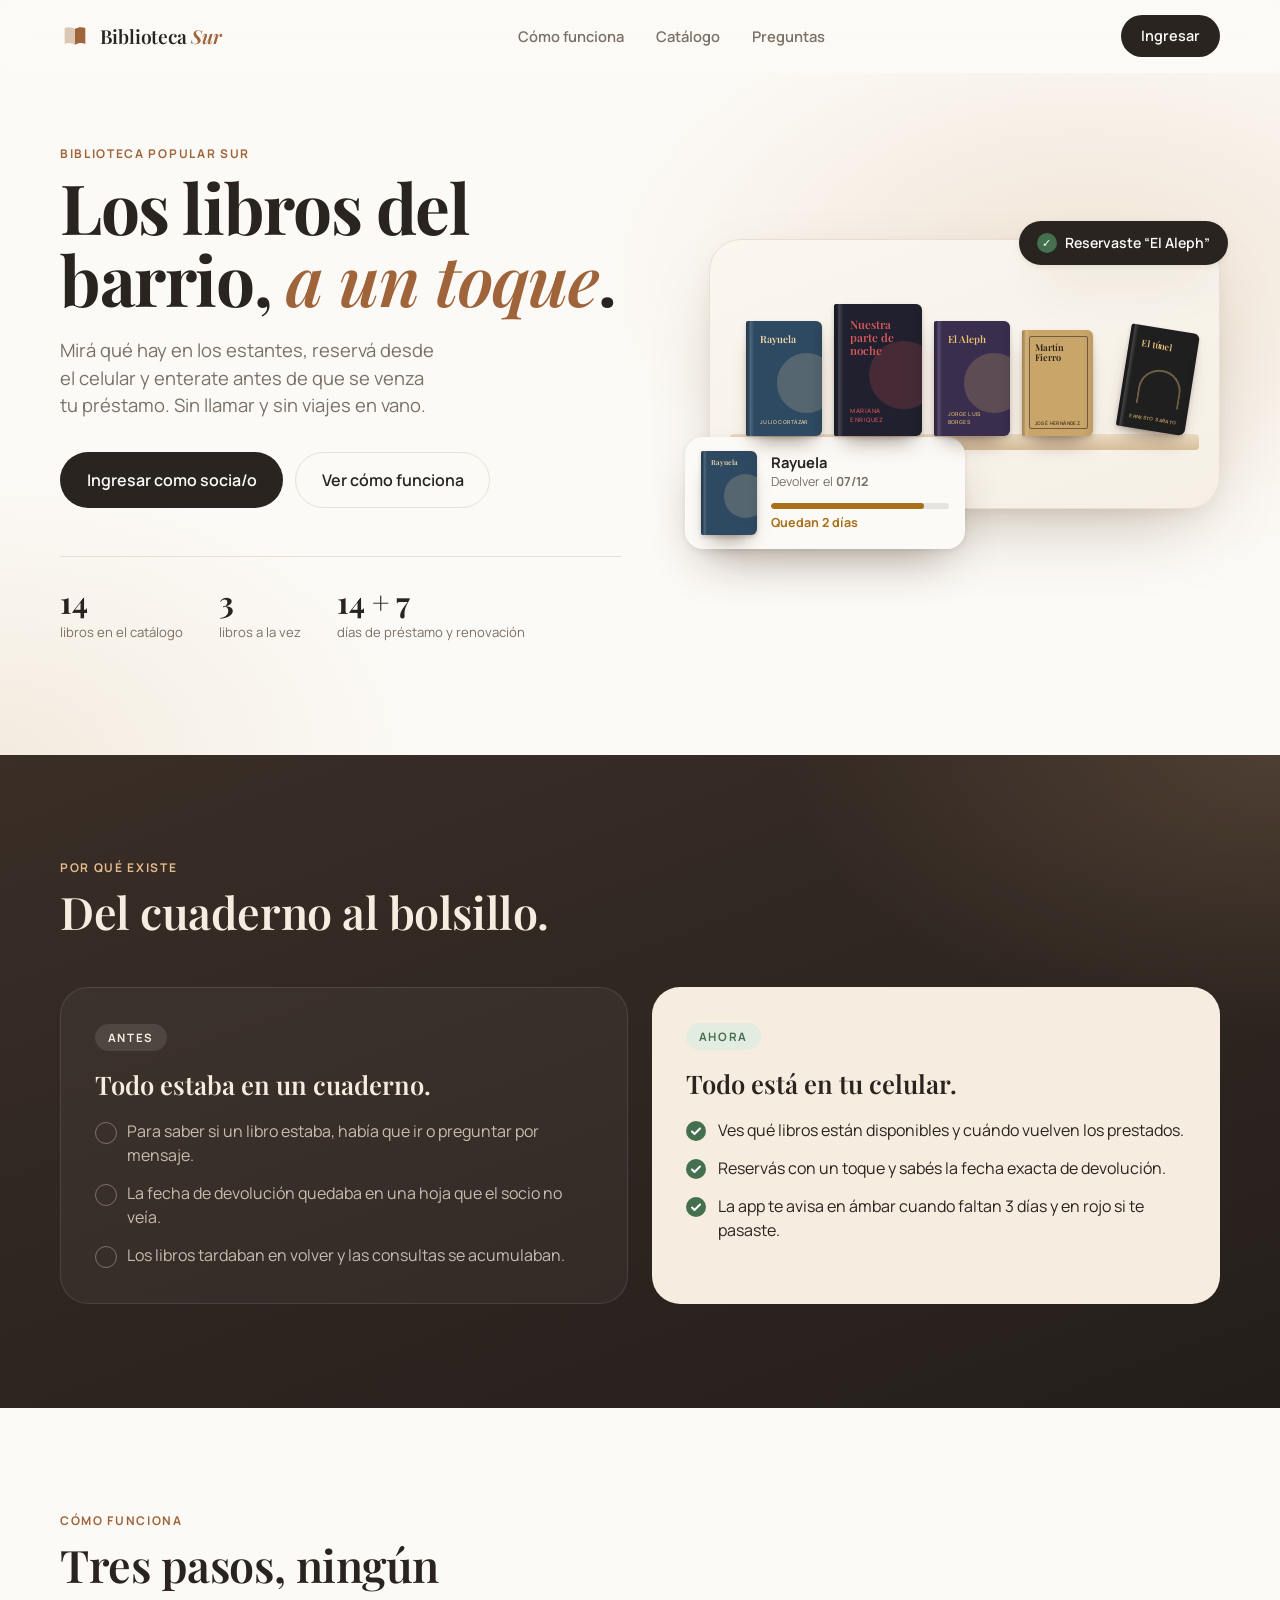
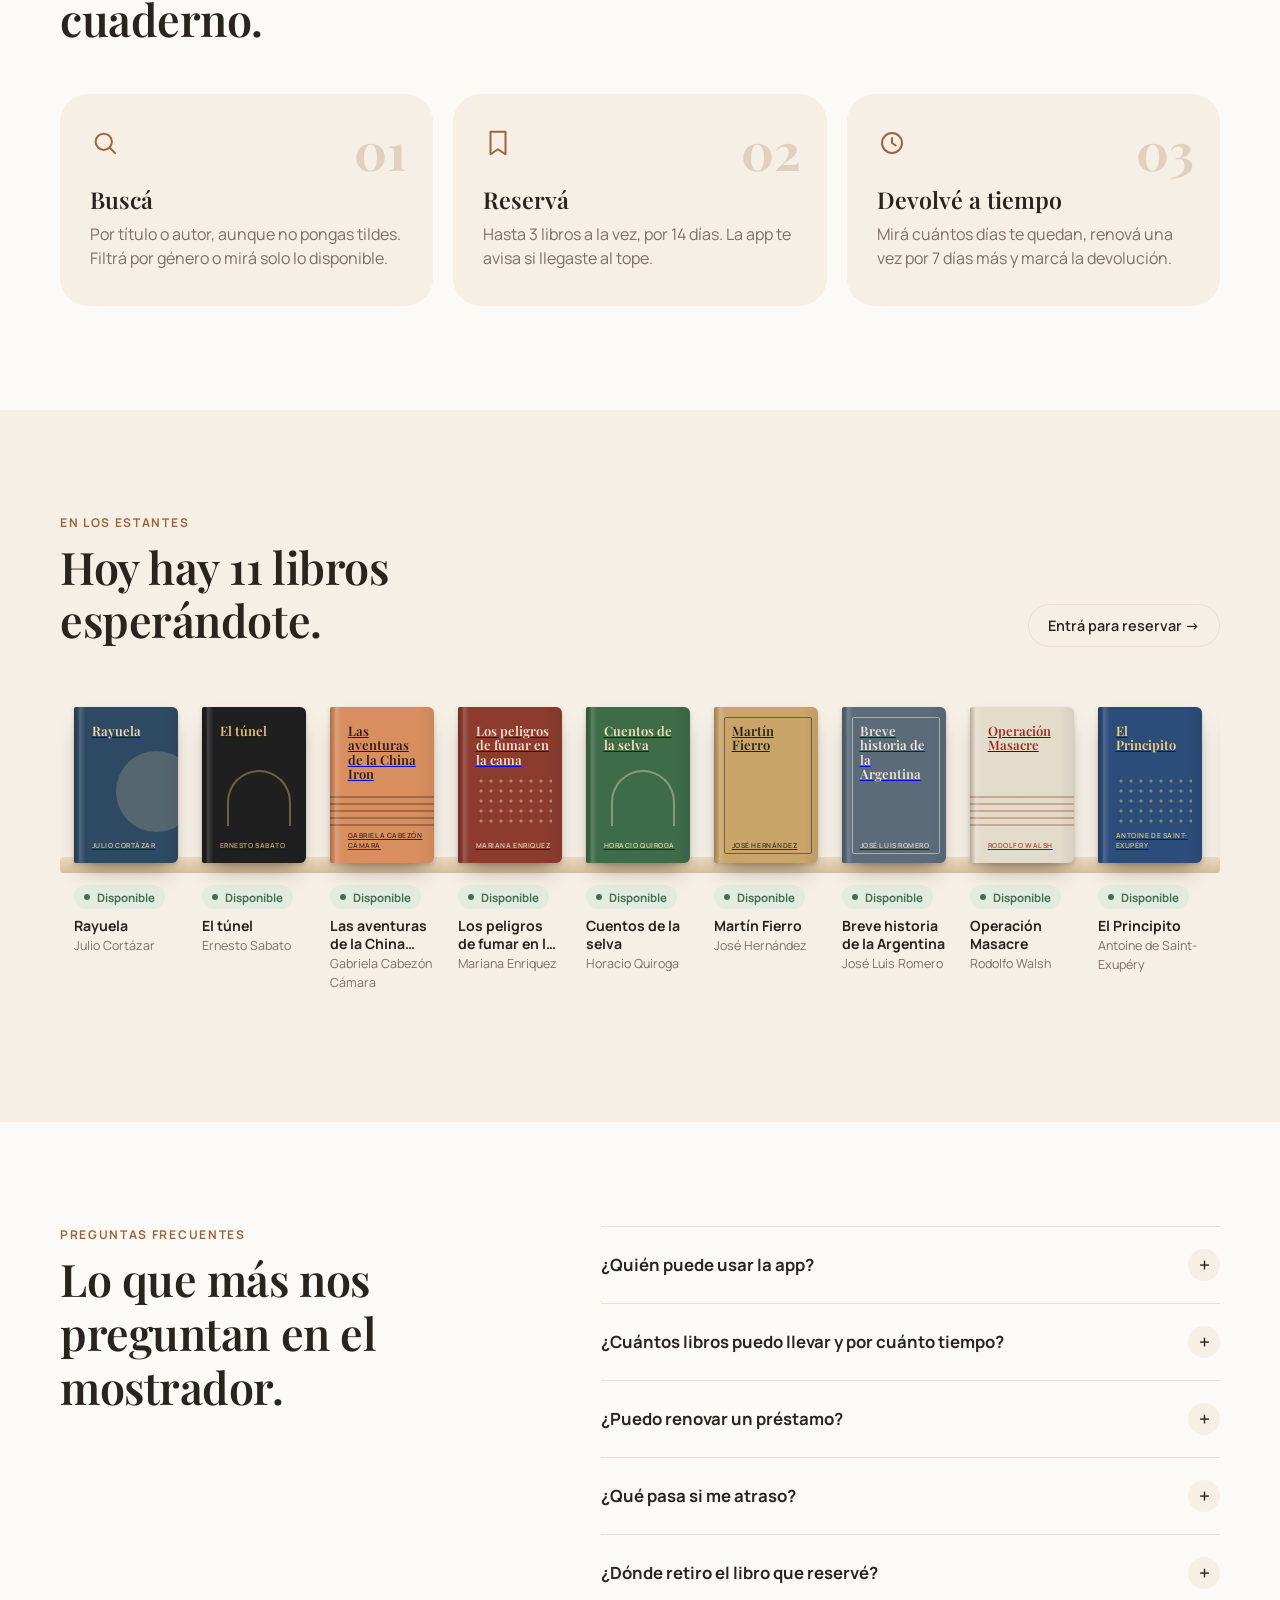
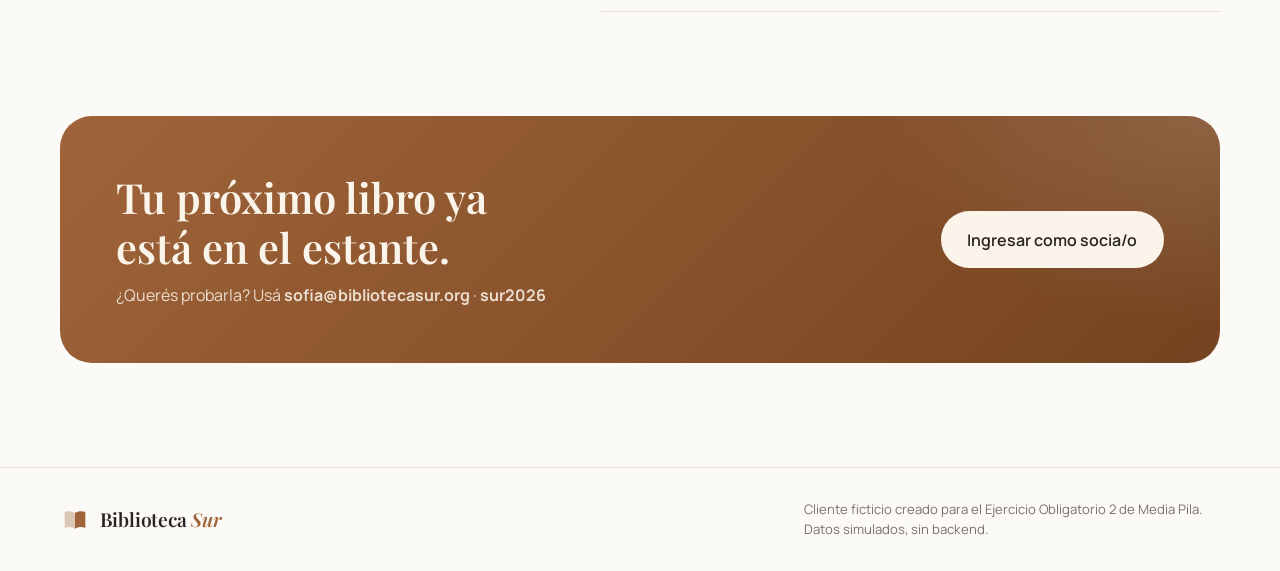
<file: index.html>
<!doctype html>
<html lang="es">
<head>
  <meta charset="utf-8">
  <meta name="viewport" content="width=device-width, initial-scale=1">
  <title>Biblioteca Popular Sur · Reservá libros desde el celular</title>
  <meta name="description" content="Mirá qué libros hay en la Biblioteca Popular Sur, reservalos desde el celular y enterate antes de que venza tu préstamo.">
  <meta name="theme-color" content="#f5efe6">
  <meta property="og:title" content="Biblioteca Popular Sur">
  <meta property="og:description" content="Los libros del barrio, a un toque: catálogo, reservas y avisos de devolución.">
  <meta property="og:type" content="website">
  <link rel="icon" href="favicon.svg" type="image/svg+xml">
  <link rel="preconnect" href="https://fonts.googleapis.com">
  <link rel="preconnect" href="https://fonts.gstatic.com" crossorigin>
  <link href="https://fonts.googleapis.com/css2?family=Playfair+Display:ital,wght@0,600;0,700;1,600&family=Manrope:wght@400;500;600;700&display=swap" rel="stylesheet">
  <link rel="stylesheet" href="styles.css">
  <link rel="stylesheet" href="landing.css">
</head>
<body class="landing">

  <svg width="0" height="0" style="position:absolute" aria-hidden="true">
    <symbol id="icono-logo" viewBox="0 0 32 32">
      <path d="M5 7.5c3.6-1.4 7.3-1.2 11 .8v17c-3.7-2-7.4-2.2-11-.8z" fill="currentColor" opacity=".35"/>
      <path d="M27 7.5c-3.6-1.4-7.3-1.2-11 .8v17c3.7-2 7.4-2.2 11-.8z" fill="currentColor"/>
    </symbol>
  </svg>

  <a class="saltar" href="#contenido">Saltar al contenido</a>

  <!-- Navegación -->
  <header id="l-nav" class="l-nav">
    <div class="l-contenedor l-nav-interior">
      <a class="logo" href="#inicio">
        <svg class="logo-icono" aria-hidden="true"><use href="#icono-logo"/></svg>
        <span>Biblioteca <em>Sur</em></span>
      </a>
      <nav class="l-links" aria-label="Secciones">
        <a href="#como-funciona">Cómo funciona</a>
        <a href="#catalogo">Catálogo</a>
        <a href="#preguntas">Preguntas</a>
      </nav>
      <a class="btn btn-primario" href="app.html" data-cta-corto>Ingresar</a>
    </div>
  </header>

  <main id="contenido">

    <!-- Hero -->
    <section id="inicio" class="l-hero">
      <div class="l-contenedor l-hero-grilla">
        <div class="l-hero-texto">
          <p class="sobretitulo">Biblioteca Popular Sur</p>
          <h1>Los libros del barrio, <em>a un toque</em>.</h1>
          <p class="l-lead">Mirá qué hay en los estantes, reservá desde el celular y enterate antes de que se venza tu préstamo. Sin llamar y sin viajes en vano.</p>
          <div class="l-ctas">
            <a class="btn btn-primario btn-grande" href="app.html" data-cta>Ingresar como socia/o</a>
            <a class="btn btn-secundario btn-grande" href="#como-funciona">Ver cómo funciona</a>
          </div>
          <ul class="l-datos">
            <li><strong id="dato-libros">14</strong><span>libros en el catálogo</span></li>
            <li><strong id="dato-cupo">3</strong><span>libros a la vez</span></li>
            <li><strong id="dato-dias">14 + 7</strong><span>días de préstamo y renovación</span></li>
          </ul>
        </div>

        <!-- Composición: estante + tarjeta de préstamo + aviso -->
        <div class="l-hero-arte" aria-hidden="true">
          <div class="l-mueble">
            <div id="hero-estante" class="l-estante"></div>
          </div>
          <div class="l-flotante l-tarjeta-prestamo">
            <div id="hero-mini" class="l-mini"></div>
            <div>
              <p class="l-flotante-titulo">Rayuela</p>
              <p class="l-flotante-sub">Devolver el <strong id="hero-fecha"></strong></p>
              <div class="progreso"><span style="width:86%"></span></div>
              <p class="l-flotante-alerta">Quedan 2 días</p>
            </div>
          </div>
          <div class="l-flotante l-aviso">
            <span class="l-aviso-check">✓</span> Reservaste “El Aleph”
          </div>
        </div>
      </div>
    </section>

    <!-- Antes / ahora -->
    <section id="problema" class="l-problema">
      <div class="l-contenedor">
        <div class="l-titulo-seccion claro">
          <p class="sobretitulo">Por qué existe</p>
          <h2>Del cuaderno al bolsillo.</h2>
        </div>
        <div class="l-comparacion">
          <article class="l-columna l-antes revelar">
            <p class="l-etiqueta">Antes</p>
            <h3>Todo estaba en un cuaderno.</h3>
            <ul>
              <li>Para saber si un libro estaba, había que ir o preguntar por mensaje.</li>
              <li>La fecha de devolución quedaba en una hoja que el socio no veía.</li>
              <li>Los libros tardaban en volver y las consultas se acumulaban.</li>
            </ul>
          </article>
          <article class="l-columna l-ahora revelar">
            <p class="l-etiqueta">Ahora</p>
            <h3>Todo está en tu celular.</h3>
            <ul>
              <li>Ves qué libros están disponibles y cuándo vuelven los prestados.</li>
              <li>Reservás con un toque y sabés la fecha exacta de devolución.</li>
              <li>La app te avisa en ámbar cuando faltan 3 días y en rojo si te pasaste.</li>
            </ul>
          </article>
        </div>
      </div>
    </section>

    <!-- Cómo funciona -->
    <section id="como-funciona" class="l-seccion">
      <div class="l-contenedor">
        <div class="l-titulo-seccion">
          <p class="sobretitulo">Cómo funciona</p>
          <h2>Tres pasos, ningún cuaderno.</h2>
        </div>
        <ol class="l-pasos">
          <li class="l-paso revelar">
            <span class="l-paso-numero">01</span>
            <svg viewBox="0 0 24 24" aria-hidden="true"><circle cx="11" cy="11" r="6.5" fill="none" stroke="currentColor" stroke-width="1.6"/><path d="m16 16 4 4" stroke="currentColor" stroke-width="1.6" stroke-linecap="round"/></svg>
            <h3>Buscá</h3>
            <p>Por título o autor, aunque no pongas tildes. Filtrá por género o mirá solo lo disponible.</p>
          </li>
          <li class="l-paso revelar">
            <span class="l-paso-numero">02</span>
            <svg viewBox="0 0 24 24" aria-hidden="true"><path d="M6 3h12v18l-6-4-6 4z" fill="none" stroke="currentColor" stroke-width="1.6" stroke-linejoin="round"/></svg>
            <h3>Reservá</h3>
            <p>Hasta <span data-regla="max">3</span> libros a la vez, por <span data-regla="dias">14</span> días. La app te avisa si llegaste al tope.</p>
          </li>
          <li class="l-paso revelar">
            <span class="l-paso-numero">03</span>
            <svg viewBox="0 0 24 24" aria-hidden="true"><circle cx="12" cy="12" r="8" fill="none" stroke="currentColor" stroke-width="1.6"/><path d="M12 8v4l3 2" fill="none" stroke="currentColor" stroke-width="1.6" stroke-linecap="round"/></svg>
            <h3>Devolvé a tiempo</h3>
            <p>Mirá cuántos días te quedan, renová una vez por <span data-regla="renov">7</span> días más y marcá la devolución.</p>
          </li>
        </ol>
      </div>
    </section>

    <!-- Vista previa del catálogo -->
    <section id="catalogo" class="l-seccion l-seccion-crema">
      <div class="l-contenedor">
        <div class="l-titulo-seccion l-titulo-fila">
          <div>
            <p class="sobretitulo">En los estantes</p>
            <h2>Hoy hay <span id="dato-disponibles">11</span> libros esperándote.</h2>
          </div>
          <a class="btn btn-secundario" href="app.html" data-cta-catalogo>Entrá para reservar →</a>
        </div>
        <ul id="l-catalogo" class="estante-fila l-catalogo"></ul>
      </div>
    </section>

    <!-- Preguntas frecuentes -->
    <section id="preguntas" class="l-seccion">
      <div class="l-contenedor l-faq-grilla">
        <div class="l-titulo-seccion">
          <p class="sobretitulo">Preguntas frecuentes</p>
          <h2>Lo que más nos preguntan en el mostrador.</h2>
        </div>
        <div class="l-faq">
          <details>
            <summary>¿Quién puede usar la app?</summary>
            <p>Cualquier socia o socio de la biblioteca. Entrás con el email y la contraseña que te dan en el mostrador.</p>
          </details>
          <details>
            <summary>¿Cuántos libros puedo llevar y por cuánto tiempo?</summary>
            <p>Hasta <span data-regla="max">3</span> libros a la vez, por <span data-regla="dias">14</span> días cada uno.</p>
          </details>
          <details>
            <summary>¿Puedo renovar un préstamo?</summary>
            <p>Sí, una sola vez por libro, y te suma <span data-regla="renov">7</span> días. Después el botón se desactiva.</p>
          </details>
          <details>
            <summary>¿Qué pasa si me atraso?</summary>
            <p>No hay multas. La app marca el préstamo en rojo para recordarte que lo devuelvas y que otro socio pueda leerlo.</p>
          </details>
          <details>
            <summary>¿Dónde retiro el libro que reservé?</summary>
            <p>En el mostrador de la biblioteca, en el horario de atención. La reserva te lo guarda a tu nombre.</p>
          </details>
        </div>
      </div>
    </section>

    <!-- Llamado final -->
    <section class="l-final">
      <div class="l-contenedor">
        <div class="l-final-tarjeta revelar">
          <div>
            <h2>Tu próximo libro ya está en el estante.</h2>
            <p>¿Querés probarla? Usá <strong>sofia@bibliotecasur.org</strong> · <strong>sur2026</strong></p>
          </div>
          <a class="btn btn-claro btn-grande" href="app.html" data-cta>Ingresar como socia/o</a>
        </div>
      </div>
    </section>
  </main>

  <footer class="l-footer">
    <div class="l-contenedor l-footer-interior">
      <a class="logo" href="#inicio">
        <svg class="logo-icono" aria-hidden="true"><use href="#icono-logo"/></svg>
        <span>Biblioteca <em>Sur</em></span>
      </a>
      <p>Cliente ficticio creado para el Ejercicio Obligatorio 2 de Media Pila. Datos simulados, sin backend.</p>
    </div>
  </footer>

  <script src="data.js"></script>
  <script src="tapas.js"></script>
  <script src="landing.js"></script>
</body>
</html>
</file>
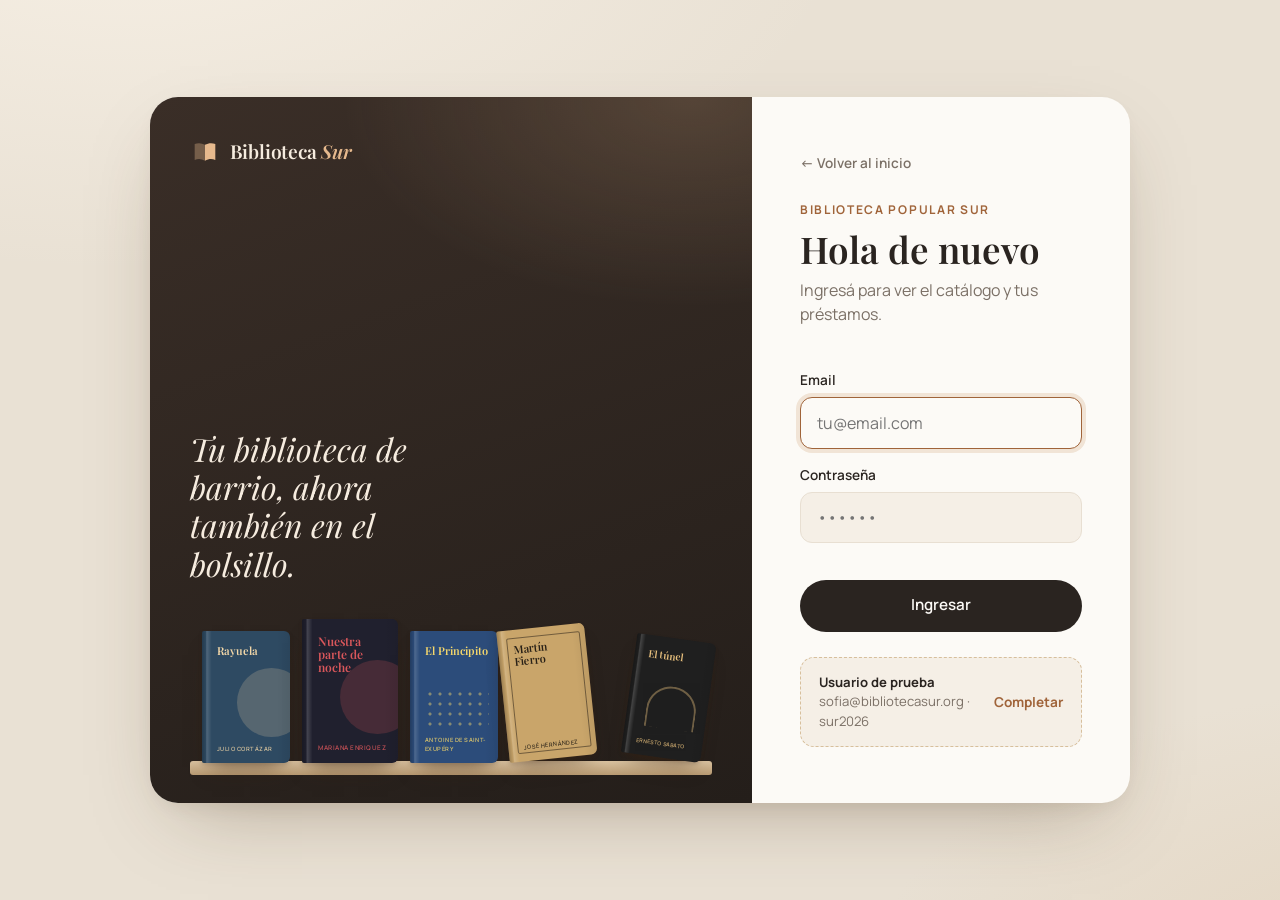
<file: app.html>
<!doctype html>
<html lang="es">
<head>
  <meta charset="utf-8">
  <meta name="viewport" content="width=device-width, initial-scale=1">
  <title>Biblioteca Popular Sur · Préstamos</title>
  <meta name="description" content="Catálogo y préstamos online de la Biblioteca Popular Sur.">
  <meta name="theme-color" content="#f5efe6">
  <link rel="icon" href="favicon.svg" type="image/svg+xml">
  <link rel="preconnect" href="https://fonts.googleapis.com">
  <link rel="preconnect" href="https://fonts.gstatic.com" crossorigin>
  <link href="https://fonts.googleapis.com/css2?family=Playfair+Display:ital,wght@0,600;0,700;1,600&family=Manrope:wght@400;500;600;700&display=swap" rel="stylesheet">
  <link rel="stylesheet" href="styles.css">
</head>
<body>

  <!-- Ícono reutilizable del logo -->
  <svg width="0" height="0" style="position:absolute" aria-hidden="true">
    <symbol id="icono-logo" viewBox="0 0 32 32">
      <path d="M5 7.5c3.6-1.4 7.3-1.2 11 .8v17c-3.7-2-7.4-2.2-11-.8z" fill="currentColor" opacity=".35"/>
      <path d="M27 7.5c-3.6-1.4-7.3-1.2-11 .8v17c3.7-2 7.4-2.2 11-.8z" fill="currentColor"/>
    </symbol>
  </svg>

  <!-- PANTALLA 1: LOGIN -->
  <section id="pantalla-login" class="login" hidden>
    <div class="login-card">
      <div class="login-arte">
        <a class="logo logo-claro" href="index.html" title="Volver al inicio">
          <svg class="logo-icono" aria-hidden="true"><use href="#icono-logo"/></svg>
          <span>Biblioteca <em>Sur</em></span>
        </a>
        <div>
          <p class="login-frase">Tu biblioteca de barrio, ahora también en el bolsillo.</p>
          <div id="login-estante" class="login-estante" aria-hidden="true"></div>
        </div>
      </div>

      <div class="login-form">
        <a class="volver" href="index.html">← Volver al inicio</a>
        <p class="sobretitulo">Biblioteca Popular Sur</p>
        <h1>Hola de nuevo</h1>
        <p class="sub">Ingresá para ver el catálogo y tus préstamos.</p>

        <form id="form-login" novalidate>
          <label for="email">Email</label>
          <input id="email" type="email" autocomplete="username" placeholder="tu@email.com" required>

          <label for="password">Contraseña</label>
          <input id="password" type="password" autocomplete="current-password" placeholder="••••••" required>

          <p id="error-login" class="error" role="alert"></p>
          <button type="submit" class="btn btn-primario btn-ancho">Ingresar</button>
        </form>

        <div class="demo">
          <div>
            <strong>Usuario de prueba</strong>
            <p>sofia@bibliotecasur.org · sur2026</p>
          </div>
          <button type="button" id="btn-demo" class="btn-link">Completar</button>
        </div>
      </div>
    </div>
  </section>

  <!-- PANTALLA 2: APP -->
  <div id="pantalla-app" class="app" data-vista="catalogo" hidden>

    <!-- Barra lateral: logo, géneros y usuario -->
    <aside class="sidebar">
      <a class="logo" href="index.html" title="Volver al inicio">
        <svg class="logo-icono" aria-hidden="true"><use href="#icono-logo"/></svg>
        <span>Biblioteca <em>Sur</em></span>
      </a>

      <p class="sidebar-titulo">Géneros</p>
      <nav id="nav-generos" class="nav-generos" aria-label="Filtrar por género"></nav>

      <div class="sidebar-usuario">
        <span id="avatar" class="avatar" aria-hidden="true"></span>
        <div class="sidebar-usuario-texto">
          <strong id="nombre-usuario"></strong>
          <span>Socia/o</span>
        </div>
        <button id="btn-salir" class="btn-icono" title="Cerrar sesión" aria-label="Cerrar sesión">
          <svg viewBox="0 0 24 24"><path d="M15 4h3a2 2 0 0 1 2 2v12a2 2 0 0 1-2 2h-3M10 17l5-5-5-5M15 12H4" fill="none" stroke="currentColor" stroke-width="1.8" stroke-linecap="round" stroke-linejoin="round"/></svg>
        </button>
      </div>
    </aside>

    <!-- Catálogo -->
    <main class="principal">
      <header class="barra">
        <label class="busqueda">
          <svg viewBox="0 0 24 24" aria-hidden="true"><circle cx="11" cy="11" r="6.5" fill="none" stroke="currentColor" stroke-width="1.8"/><path d="m16 16 4 4" stroke="currentColor" stroke-width="1.8" stroke-linecap="round"/></svg>
          <input id="buscador" type="search" placeholder="Buscar por título o autor…" aria-label="Buscar por título o autor">
        </label>
        <div class="segmentado" role="group" aria-label="Disponibilidad">
          <button type="button" class="activo" data-disponibilidad="todos" aria-pressed="true">Todos</button>
          <button type="button" data-disponibilidad="disponibles" aria-pressed="false">Disponibles</button>
        </div>
      </header>

      <div class="encabezado">
        <h1 id="saludo"></h1>
        <p id="contador-resultados" class="contador"></p>
      </div>

      <div id="estantes" class="estantes"></div>
    </main>

    <!-- Mis préstamos -->
    <aside class="panel-prestamos" aria-labelledby="titulo-prestamos">
      <div class="panel-cabecera">
        <h2 id="titulo-prestamos">Mis préstamos</h2>
        <div id="cupo" class="cupo"></div>
      </div>
      <ul id="lista-prestamos" class="lista-prestamos"></ul>
      <p class="regla">Hasta 3 libros a la vez · 14 días · 1 renovación de 7 días.</p>
    </aside>

    <!-- Navegación inferior (solo celular) -->
    <nav class="tabbar" aria-label="Secciones">
      <button type="button" data-ir="catalogo" class="activo">
        <svg viewBox="0 0 24 24" aria-hidden="true"><path d="M4 5h4v14H4zM10 5h4v14h-4zM16.5 5.5l3.5 1-3.5 13-3.5-1z" fill="none" stroke="currentColor" stroke-width="1.7" stroke-linejoin="round"/></svg>
        Catálogo
      </button>
      <button type="button" data-ir="prestamos">
        <svg viewBox="0 0 24 24" aria-hidden="true"><path d="M6 3h12v18l-6-4-6 4z" fill="none" stroke="currentColor" stroke-width="1.7" stroke-linejoin="round"/></svg>
        Mis préstamos <span id="tab-contador" class="tab-contador"></span>
      </button>
    </nav>
  </div>

  <!-- Ficha del libro -->
  <dialog id="detalle" class="detalle" aria-labelledby="detalle-titulo">
    <div id="detalle-contenido"></div>
  </dialog>

  <!-- Aviso flotante -->
  <div id="toast" class="toast" role="status" aria-live="polite"></div>

  <script src="data.js"></script>
  <script src="tapas.js"></script>
  <script src="app.js"></script>
</body>
</html>
</file>
<file: styles.css>
/* ============================================================
   Biblioteca Popular Sur – estilos
   Estética: estantes de madera clara, tapas como protagonistas,
   papel crema y tinta oscura.
   ============================================================ */

:root {
  --fondo-exterior: #e9e1d4;
  --papel: #fcfaf6;
  --crema: #f5efe6;
  --linea: #e8dfd2;
  --madera-clara: #ecdcc4;
  --madera: #d7bf9c;
  --tinta: #2a2420;
  --tinta-suave: #7b7066;
  --acento: #a0643a;
  --acento-suave: #f1e4d6;

  --verde: #44704f;
  --verde-claro: #e2ece0;
  --rojo: #b0463a;
  --rojo-claro: #f6e1dc;
  --ambar: #a8701a;
  --ambar-claro: #f6ead1;
  --azul: #3c5d7f;
  --azul-claro: #e1e9f2;

  --ancho-tapa: 104px;
  --serif: "Playfair Display", Georgia, serif;
  --sans: "Manrope", system-ui, sans-serif;
  --sombra-app: 0 30px 80px -30px rgba(70, 45, 20, .35), 0 8px 24px -12px rgba(70, 45, 20, .15);
}

* { box-sizing: border-box; }
[hidden] { display: none !important; }

body {
  margin: 0;
  font-family: var(--sans);
  color: var(--tinta);
  line-height: 1.5;
  background:
    radial-gradient(1200px 600px at 10% -10%, #f6efe4 0%, transparent 60%),
    radial-gradient(900px 500px at 110% 110%, #e3d5c1 0%, transparent 60%),
    var(--fondo-exterior);
  min-height: 100vh;
}

h1, h2, h3 { margin: 0; line-height: 1.2; }
h1, h2 { font-family: var(--serif); font-weight: 600; }
p { margin: 0; }
button { font: inherit; color: inherit; }
:focus-visible { outline: 2px solid var(--acento); outline-offset: 2px; }

/* ---------- Logo ---------- */
.logo {
  display: flex;
  align-items: center;
  gap: .6rem;
  color: var(--tinta);
  text-decoration: none;
  width: fit-content;
  font-family: var(--serif);
  font-size: 1.2rem;
  font-weight: 600;
  letter-spacing: -.01em;
}
.logo em { font-style: italic; color: var(--acento); }
.logo-icono { width: 30px; height: 30px; color: var(--acento); }
.logo-claro { color: #f6ecdf; }
.logo-claro em, .logo-claro .logo-icono { color: #e6b98d; }

/* ---------- Botones ---------- */
.btn {
  display: inline-flex;
  align-items: center;
  justify-content: center;
  text-decoration: none;
  font-weight: 600;
  font-size: .9rem;
  border-radius: 999px;
  padding: .6rem 1.2rem;
  border: 1px solid transparent;
  cursor: pointer;
  transition: background .2s, color .2s, border-color .2s, transform .15s;
}
.btn:active:not(:disabled) { transform: scale(.97); }
.btn-primario { background: var(--tinta); color: var(--papel); }
.btn-primario:hover:not(:disabled) { background: var(--acento); }
.btn-secundario { background: transparent; border-color: var(--linea); color: var(--tinta); }
.btn-secundario:hover:not(:disabled) { border-color: var(--tinta); }
.btn:disabled { opacity: .45; cursor: not-allowed; }
.btn-ancho { width: 100%; padding: .85rem; font-size: .95rem; }
.btn-mini { font-size: .78rem; padding: .35rem .85rem; }

.btn-link {
  background: none;
  border: 0;
  color: var(--acento);
  font-weight: 700;
  font-size: .85rem;
  cursor: pointer;
  padding: .25rem 0;
}
.btn-link:hover { text-decoration: underline; }

.btn-icono {
  display: grid;
  place-items: center;
  width: 36px;
  height: 36px;
  border-radius: 50%;
  border: 0;
  background: transparent;
  cursor: pointer;
  color: var(--tinta-suave);
  flex: none;
}
.btn-icono:hover { background: var(--acento-suave); color: var(--tinta); }
.btn-icono svg { width: 20px; height: 20px; }

/* ============================================================
   TAPAS (dibujadas con CSS)
   ============================================================ */
.portada {
  --ancho: var(--ancho-tapa);
  position: relative;
  width: var(--ancho);
  aspect-ratio: 2 / 3;
  background: var(--fondo);
  color: var(--tinta);
  border-radius: 2px 6px 6px 2px;
  /* El padding en % se calcularía sobre el contenedor: lo hacemos relativo a la tapa */
  padding: calc(var(--ancho) * .16) calc(var(--ancho) * .11) calc(var(--ancho) * .11) calc(var(--ancho) * .17);
  display: flex;
  flex-direction: column;
  justify-content: space-between;
  overflow: hidden;
  text-align: left;
  box-shadow:
    0 14px 20px -10px rgba(60, 35, 15, .5),
    0 2px 4px rgba(60, 35, 15, .18);
}
/* Lomo y brillo */
.portada::after {
  content: "";
  position: absolute;
  inset: 0;
  background: linear-gradient(90deg,
    rgba(0, 0, 0, .22) 0, rgba(0, 0, 0, .05) 4%,
    rgba(255, 255, 255, .16) 5.5%, rgba(255, 255, 255, 0) 11%,
    rgba(255, 255, 255, 0) 85%, rgba(0, 0, 0, .06) 100%);
  pointer-events: none;
}
.portada-titulo {
  position: relative;
  z-index: 1;
  font-family: var(--serif);
  font-weight: 600;
  font-size: calc(var(--ancho) * .125);
  line-height: 1.12;
}
.portada-autor {
  position: relative;
  z-index: 1;
  font-size: calc(var(--ancho) * .066);
  font-weight: 600;
  text-transform: uppercase;
  letter-spacing: .08em;
  opacity: .85;
}

/* Adornos: cada libro tiene uno (definido en data.js) */
.portada::before { content: ""; position: absolute; pointer-events: none; }
.portada--circulo::before {
  width: 78%; aspect-ratio: 1; border-radius: 50%;
  background: var(--tinta); opacity: .2;
  right: -18%; bottom: 20%;
}
.portada--marco::before {
  inset: 6% 6% 6% 10%;
  border: 1px solid var(--tinta); opacity: .55; border-radius: 2px;
}
.portada--arco::before {
  left: 24%; right: 14%; top: 40%; bottom: 24%;
  border: 2px solid var(--tinta); border-bottom: 0;
  border-radius: 999px 999px 0 0; opacity: .4;
}
.portada--franjas::before {
  left: 0; right: 0; bottom: 24%; height: 20%;
  background: repeating-linear-gradient(0deg, var(--tinta) 0 2px, transparent 2px 7px);
  opacity: .32;
}
.portada--puntos::before {
  inset: 44% 10% 26% 17%;
  background-image: radial-gradient(var(--tinta) 1.3px, transparent 1.8px);
  background-size: 10px 10px;
  opacity: .45;
}

.portada-mini { --ancho: 56px; }
.portada-chica { --ancho: 84px; }
.portada-grande { --ancho: 150px; }
.portada-mini .portada-autor,
.portada-chica .portada-autor { display: none; }

/* ============================================================
   LOGIN
   ============================================================ */
.login {
  min-height: 100vh;
  display: grid;
  place-items: center;
  padding: 24px;
}
.login-card {
  width: 100%;
  max-width: 980px;
  display: grid;
  grid-template-columns: 1.05fr 1fr;
  background: var(--papel);
  border-radius: 28px;
  overflow: hidden;
  box-shadow: var(--sombra-app);
}
.login-arte {
  background:
    radial-gradient(500px 300px at 90% 0%, rgba(230, 185, 141, .18), transparent 70%),
    linear-gradient(160deg, #3a2e27, #241e1a);
  color: #f6ecdf;
  padding: 40px;
  display: flex;
  flex-direction: column;
  justify-content: space-between;
  gap: 40px;
  min-height: 580px;
}
.login-frase {
  font-family: var(--serif);
  font-style: italic;
  font-size: 2rem;
  line-height: 1.2;
  max-width: 14ch;
  margin-bottom: 36px;
}
.login-estante {
  --ancho-tapa: 88px;
  display: flex;
  align-items: flex-end;
  gap: 12px;
  padding: 0 12px;
  position: relative;
}
.login-estante::after {
  content: "";
  position: absolute;
  left: 0; right: 0; bottom: -12px;
  height: 14px;
  border-radius: 3px;
  background: linear-gradient(#d9c2a0, #b89a72);
  box-shadow: 0 12px 20px -8px rgba(0, 0, 0, .6);
}
.login-estante .portada { position: relative; z-index: 1; }
.login-estante .portada:nth-child(2) { --ancho: 96px; }
.login-estante .portada:nth-child(4) { transform: rotate(-6deg); transform-origin: bottom left; }
.login-estante .portada:nth-child(5) { --ancho: 80px; transform: rotate(8deg); transform-origin: bottom right; margin-left: 10px; }

.login-form {
  padding: 56px 48px;
  display: flex;
  flex-direction: column;
  justify-content: center;
}
.volver {
  align-self: flex-start;
  margin-bottom: 28px;
  font-size: .85rem;
  font-weight: 600;
  color: var(--tinta-suave);
  text-decoration: none;
}
.volver:hover { color: var(--acento); }

.sobretitulo {
  font-size: .75rem;
  font-weight: 700;
  letter-spacing: .14em;
  text-transform: uppercase;
  color: var(--acento);
  margin-bottom: .5rem;
}
.login-form h1 { font-size: 2.3rem; }
.login-form .sub { color: var(--tinta-suave); margin: .4rem 0 1.8rem; }

label { display: block; font-size: .85rem; font-weight: 600; margin: 1rem 0 .4rem; }
input[type="email"], input[type="password"] {
  width: 100%;
  font: inherit;
  padding: .8rem 1rem;
  border-radius: 12px;
  border: 1px solid var(--linea);
  background: var(--crema);
  color: var(--tinta);
  transition: border-color .2s, background .2s, box-shadow .2s;
}
input[type="email"]:focus, input[type="password"]:focus {
  outline: none;
  border-color: var(--acento);
  background: var(--papel);
  box-shadow: 0 0 0 4px var(--acento-suave);
}
.error { min-height: 1.4em; color: var(--rojo); font-size: .85rem; font-weight: 600; margin: .7rem 0 .4rem; }

.demo {
  display: flex;
  align-items: center;
  justify-content: space-between;
  gap: 1rem;
  margin-top: 1.6rem;
  padding: .9rem 1.1rem;
  border-radius: 14px;
  border: 1px dashed var(--madera);
  background: var(--crema);
  font-size: .82rem;
}
.demo p { color: var(--tinta-suave); }

/* ============================================================
   APP: barra lateral · catálogo · préstamos
   ============================================================ */
.app {
  display: grid;
  grid-template-columns: 232px 1fr 330px;
  max-width: 1440px;
  height: calc(100vh - 48px);
  margin: 24px auto;
  background: var(--papel);
  border-radius: 28px;
  box-shadow: var(--sombra-app);
  overflow: hidden;
}

/* ---------- Barra lateral ---------- */
.sidebar {
  display: flex;
  flex-direction: column;
  padding: 28px 18px 18px;
  border-right: 1px solid var(--linea);
  min-height: 0;
}
.sidebar .logo { padding: 0 8px; }
.sidebar-titulo {
  margin: 36px 10px 10px;
  font-size: .72rem;
  font-weight: 700;
  letter-spacing: .14em;
  text-transform: uppercase;
  color: var(--tinta-suave);
}
.nav-generos { display: flex; flex-direction: column; gap: 2px; }
.nav-generos button {
  display: flex;
  justify-content: space-between;
  align-items: center;
  width: 100%;
  padding: .6rem .8rem;
  border: 0;
  border-radius: 10px;
  background: transparent;
  color: var(--tinta-suave);
  font-weight: 500;
  font-size: .92rem;
  cursor: pointer;
  text-align: left;
  transition: background .2s, color .2s;
}
.nav-generos button:hover { background: var(--crema); color: var(--tinta); }
.nav-generos button.activo { background: var(--acento-suave); color: var(--tinta); font-weight: 700; }
.nav-cantidad { font-size: .75rem; color: var(--tinta-suave); font-weight: 600; }

.sidebar-usuario {
  margin-top: auto;
  display: flex;
  align-items: center;
  gap: .7rem;
  padding: .7rem;
  border-radius: 16px;
  background: var(--crema);
}
.avatar {
  display: grid;
  place-items: center;
  width: 38px;
  height: 38px;
  flex: none;
  border-radius: 50%;
  background: var(--acento);
  color: var(--papel);
  font-family: var(--serif);
  font-weight: 600;
  font-size: 1.05rem;
}
.sidebar-usuario-texto { display: flex; flex-direction: column; line-height: 1.25; flex: 1; min-width: 0; }
.sidebar-usuario-texto strong { font-size: .9rem; }
.sidebar-usuario-texto span { font-size: .75rem; color: var(--tinta-suave); }

/* ---------- Catálogo ---------- */
.principal {
  overflow-y: auto;
  padding: 26px 40px 48px;
  background: var(--crema);
  min-height: 0;
}
.barra { display: flex; gap: 12px; align-items: center; flex-wrap: wrap; }
.busqueda {
  flex: 1;
  min-width: 220px;
  max-width: 440px;
  display: flex;
  align-items: center;
  gap: .6rem;
  margin: 0;
  padding: 0 1rem;
  background: var(--papel);
  border: 1px solid var(--linea);
  border-radius: 999px;
  color: var(--tinta-suave);
  transition: border-color .2s, box-shadow .2s;
}
.busqueda:focus-within { border-color: var(--acento); box-shadow: 0 0 0 4px var(--acento-suave); }
.busqueda svg { width: 18px; height: 18px; flex: none; }
.busqueda input {
  flex: 1;
  border: 0;
  background: transparent;
  font: inherit;
  font-size: .92rem;
  color: var(--tinta);
  padding: .7rem 0;
  outline: none;
}
.segmentado {
  display: flex;
  padding: 4px;
  background: var(--papel);
  border: 1px solid var(--linea);
  border-radius: 999px;
}
.segmentado button {
  border: 0;
  background: transparent;
  border-radius: 999px;
  padding: .45rem 1rem;
  font-size: .85rem;
  font-weight: 600;
  color: var(--tinta-suave);
  cursor: pointer;
  transition: background .2s, color .2s;
}
.segmentado button.activo { background: var(--tinta); color: var(--papel); }

.encabezado { margin: 30px 0 26px; }
.encabezado h1 { font-size: 2.1rem; }
.contador { color: var(--tinta-suave); font-size: .9rem; margin-top: .25rem; }

/* ---------- Estantes ---------- */
/* Los estantes se acomodan de a dos por fila, como un mueble de biblioteca */
.estantes { display: flex; flex-wrap: wrap; column-gap: 36px; }
.estante { flex: 1 1 auto; min-width: 0; margin-bottom: 40px; }
.estante-cabecera {
  display: flex;
  justify-content: space-between;
  align-items: baseline;
  gap: 1rem;
  margin-bottom: 14px;
}
.estante-cabecera h2 { font-size: 1.35rem; }
.estante-cabecera span { font-size: .8rem; color: var(--tinta-suave); font-weight: 600; }

.estante-fila {
  list-style: none;
  margin: 0;
  padding: 12px 14px 6px;
  display: flex;
  gap: 24px;
  position: relative;
  overflow-x: auto;
  scrollbar-width: thin;
}
/* La tabla de madera, justo debajo de las tapas */
.estante-fila::before {
  content: "";
  position: absolute;
  left: 0; right: 0;
  top: calc(12px + var(--ancho-tapa) * 1.5 - 6px);
  height: 16px;
  border-radius: 4px;
  background: linear-gradient(var(--madera-clara), var(--madera));
  box-shadow: 0 10px 16px -10px rgba(90, 60, 30, .55);
}

.libro {
  position: relative;
  z-index: 1;
  flex: none;
  width: var(--ancho-tapa);
  display: flex;
  flex-direction: column;
  align-items: flex-start;
}
.libro-tapa {
  border: 0;
  padding: 0;
  background: none;
  cursor: pointer;
  border-radius: 6px;
  transition: transform .25s ease;
}
.libro-tapa:hover { transform: translateY(-6px); }
.libro .estado { margin-top: 22px; }
.libro-titulo {
  margin-top: .5rem;
  font-size: .88rem;
  font-weight: 700;
  line-height: 1.25;
  display: -webkit-box;
  -webkit-line-clamp: 2;
  -webkit-box-orient: vertical;
  overflow: hidden;
}
.libro-autor { font-size: .78rem; color: var(--tinta-suave); margin: .15rem 0 .6rem; }
.libro .btn-mini { margin-top: auto; }
.nota { color: var(--tinta-suave); font-weight: 600; padding-left: 0; padding-right: 0; }

/* Etiquetas de estado */
.estado {
  display: inline-flex;
  align-items: center;
  gap: .4rem;
  font-size: .72rem;
  font-weight: 700;
  padding: .22rem .65rem;
  border-radius: 999px;
  white-space: nowrap;
}
.estado::before { content: ""; width: 6px; height: 6px; border-radius: 50%; background: currentColor; }
.estado.disponible { background: var(--verde-claro); color: var(--verde); }
.estado.prestado { background: var(--rojo-claro); color: var(--rojo); }
.estado.mio { background: var(--azul-claro); color: var(--azul); }

.vacio { color: var(--tinta-suave); font-size: .9rem; padding: 2rem 0; }
.vacio-titulo { font-family: var(--serif); font-size: 1.2rem; color: var(--tinta); margin-bottom: .3rem; }

/* ---------- Mis préstamos ---------- */
.panel-prestamos {
  overflow-y: auto;
  padding: 30px 24px;
  border-left: 1px solid var(--linea);
  min-height: 0;
}
.panel-cabecera { display: flex; justify-content: space-between; align-items: center; margin-bottom: 20px; }
.panel-cabecera h2 { font-size: 1.35rem; }
.cupo { display: flex; align-items: center; gap: 5px; }
.cupo-punto { width: 9px; height: 9px; border-radius: 50%; background: var(--linea); }
.cupo-punto.lleno { background: var(--acento); }
.cupo-texto { margin-left: 6px; font-size: .8rem; font-weight: 700; color: var(--tinta-suave); }

.lista-prestamos { list-style: none; margin: 0; padding: 0; display: flex; flex-direction: column; gap: 14px; }
.prestamo {
  display: grid;
  grid-template-columns: 56px 1fr;
  gap: 14px;
  padding: 14px;
  border-radius: 18px;
  background: var(--crema);
  border: 1px solid transparent;
}
.prestamo.pronto { background: var(--ambar-claro); }
.prestamo.vencido { background: var(--rojo-claro); }
.prestamo-info h3 { font-size: .92rem; font-weight: 700; line-height: 1.25; }
.prestamo-info > p { font-size: .8rem; color: var(--tinta-suave); margin-top: .2rem; }
.progreso { height: 6px; border-radius: 999px; background: rgba(42, 36, 32, .1); margin: .7rem 0 .35rem; overflow: hidden; }
.progreso span { display: block; height: 100%; border-radius: inherit; background: var(--verde); }
.prestamo.pronto .progreso span { background: var(--ambar); }
.prestamo.vencido .progreso span { background: var(--rojo); }
.prestamo-info .dias { font-size: .78rem; font-weight: 700; color: var(--verde); }
.prestamo.pronto .dias { color: var(--ambar); }
.prestamo.vencido .dias { color: var(--rojo); }
.prestamo-acciones { grid-column: 1 / -1; display: flex; gap: 8px; }
.prestamo-acciones .btn { flex: 1; }
.prestamo .btn-secundario { background: var(--papel); }

.vacio-prestamos {
  padding: 1.4rem;
  border-radius: 18px;
  border: 1px dashed var(--madera);
  background: var(--crema);
}
.regla { margin-top: 22px; font-size: .78rem; color: var(--tinta-suave); text-align: center; }

/* ---------- Pestañas del celular ---------- */
.tabbar { display: none; }

/* ============================================================
   FICHA DEL LIBRO
   ============================================================ */
.detalle {
  width: min(680px, calc(100vw - 32px));
  padding: 0;
  border: 0;
  border-radius: 24px;
  background: var(--papel);
  color: var(--tinta);
  box-shadow: 0 40px 100px -30px rgba(30, 20, 10, .6);
}
.detalle::backdrop { background: rgba(36, 28, 22, .45); backdrop-filter: blur(4px); }
/* Con la ficha abierta, el fondo no se desplaza */
body:has(.detalle[open]) { overflow: hidden; }
.detalle-hero {
  position: relative;
  display: flex;
  align-items: flex-end;
  gap: 28px;
  padding: 36px 32px 30px;
  color: #fbf4ea;
  background:
    radial-gradient(400px 220px at 15% 0%, color-mix(in srgb, var(--fondo) 70%, transparent), transparent 70%),
    linear-gradient(135deg, color-mix(in srgb, var(--fondo) 55%, #1d1712), color-mix(in srgb, var(--fondo) 25%, #1d1712));
}
.detalle-hero .portada { flex: none; }
.detalle-datos { display: flex; flex-direction: column; align-items: flex-start; gap: .35rem; padding-bottom: 6px; }
.detalle-datos h2 { font-size: 2rem; margin-top: .5rem; }
.detalle-autor { font-size: 1rem; font-weight: 600; }
.detalle-meta { font-size: .85rem; opacity: .7; }
.detalle-cerrar { position: absolute; top: 14px; right: 14px; color: #fbf4ea; background: rgba(255, 255, 255, .12); }
.detalle-cerrar:hover { background: rgba(255, 255, 255, .24); color: #fff; }

.detalle-cuerpo { padding: 24px 32px 30px; }
.detalle-acciones { display: flex; align-items: center; gap: 14px; flex-wrap: wrap; }
.detalle-nota { font-size: .85rem; color: var(--tinta-suave); }
.detalle-subtitulo {
  margin: 28px 0 14px;
  font-size: .72rem;
  font-weight: 700;
  letter-spacing: .14em;
  text-transform: uppercase;
  color: var(--tinta-suave);
}
.detalle-parecidos { list-style: none; margin: 0; padding: 0; display: flex; gap: 18px; flex-wrap: wrap; }
.detalle-parecidos li { width: 84px; font-size: .76rem; font-weight: 600; line-height: 1.25; }
.detalle-parecidos span { display: block; margin-top: .5rem; }

/* ---------- Aviso flotante ---------- */
.toast {
  position: fixed;
  left: 50%;
  bottom: 28px;
  transform: translate(-50%, 20px);
  max-width: calc(100vw - 32px);
  background: var(--tinta);
  color: var(--papel);
  padding: .8rem 1.3rem;
  border-radius: 999px;
  font-size: .88rem;
  font-weight: 600;
  box-shadow: 0 16px 30px -12px rgba(30, 20, 10, .5);
  opacity: 0;
  pointer-events: none;
  transition: opacity .25s, transform .25s;
  z-index: 50;
}
.toast.visible { opacity: 1; transform: translate(-50%, 0); }
.toast-error { background: var(--rojo); }

/* Respeta a quien pidió menos animaciones en su sistema */
@media (prefers-reduced-motion: reduce) {
  *, *::before, *::after { transition-duration: .01ms !important; animation-duration: .01ms !important; }
}

/* ============================================================
   RESPONSIVE
   ============================================================ */
@media (max-width: 1200px) {
  .app { grid-template-columns: 208px 1fr 300px; }
  .principal { padding: 24px 28px 40px; }
}

/* Tablet y celular: una sola columna con pestañas abajo */
@media (max-width: 1000px) {
  .app {
    display: block;
    height: auto;
    min-height: 100vh;
    margin: 0;
    border-radius: 0;
    box-shadow: none;
    padding-bottom: 80px;
    background: var(--crema);
  }
  .sidebar {
    flex-direction: row;
    flex-wrap: wrap;
    align-items: center;
    padding: 16px 20px 0;
    border-right: 0;
    background: var(--crema);
  }
  .sidebar .logo { padding: 0; }
  .sidebar-titulo { display: none; }
  .sidebar-usuario { order: 2; margin: 0 0 0 auto; padding: 0; background: none; gap: .4rem; }
  .sidebar-usuario-texto { display: none; }
  .avatar { width: 34px; height: 34px; font-size: .95rem; }
  .nav-generos {
    order: 3;
    flex-direction: row;
    gap: 8px;
    width: calc(100% + 40px);
    margin: 16px -20px 0;
    padding: 0 20px 4px;
    overflow-x: auto;
    scrollbar-width: none;
  }
  .nav-generos button {
    width: auto;
    flex: none;
    gap: .5rem;
    padding: .45rem .9rem;
    border-radius: 999px;
    border: 1px solid var(--linea);
    background: var(--papel);
  }
  .nav-generos button.activo { background: var(--tinta); color: var(--papel); border-color: var(--tinta); }
  .nav-generos button.activo .nav-cantidad { color: rgba(252, 250, 246, .7); }

  .principal { padding: 18px 20px 32px; }
  .encabezado { margin: 22px 0 18px; }
  .encabezado h1 { font-size: 1.7rem; }
  .busqueda { max-width: none; flex-basis: 100%; }

  .panel-prestamos { border-left: 0; padding: 22px 20px; background: var(--crema); min-height: calc(100vh - 150px); }
  .lista-prestamos .prestamo { background: var(--papel); }
  .lista-prestamos .prestamo.pronto { background: var(--ambar-claro); }
  .lista-prestamos .prestamo.vencido { background: var(--rojo-claro); }

  .app[data-vista="catalogo"] .panel-prestamos { display: none; }
  .app[data-vista="prestamos"] .principal,
  .app[data-vista="prestamos"] .nav-generos { display: none; }

  .tabbar {
    position: fixed;
    left: 0; right: 0; bottom: 0;
    z-index: 40;
    display: grid;
    grid-template-columns: 1fr 1fr;
    gap: 8px;
    padding: 8px 16px calc(8px + env(safe-area-inset-bottom));
    background: rgba(252, 250, 246, .92);
    backdrop-filter: blur(10px);
    border-top: 1px solid var(--linea);
  }
  .tabbar button {
    display: flex;
    flex-direction: column;
    align-items: center;
    gap: 2px;
    padding: 6px;
    border: 0;
    border-radius: 14px;
    background: transparent;
    color: var(--tinta-suave);
    font-size: .75rem;
    font-weight: 600;
    cursor: pointer;
    position: relative;
  }
  .tabbar button.activo { color: var(--tinta); background: var(--acento-suave); }
  .tabbar svg { width: 22px; height: 22px; }
  .tab-contador:empty { display: none; }
  .tab-contador {
    position: absolute;
    top: 4px;
    left: calc(50% + 8px);
    min-width: 18px;
    height: 18px;
    padding: 0 5px;
    border-radius: 999px;
    background: var(--acento);
    color: var(--papel);
    font-size: .68rem;
    line-height: 18px;
  }
  .toast { bottom: 92px; }
}

@media (max-width: 820px) {
  .login { padding: 0; place-items: stretch; }
  .login-card { grid-template-columns: minmax(0, 1fr); border-radius: 0; min-height: 100vh; }
  .login-arte { min-height: auto; padding: 28px 24px 40px; gap: 24px; }
  .login-frase { font-size: 1.5rem; margin-bottom: 26px; }
  .login-estante { --ancho-tapa: 56px; gap: 6px; padding: 0 8px; }
  .login-estante .portada:nth-child(2) { --ancho: 62px; }
  .login-estante .portada:nth-child(5) { --ancho: 52px; }
  .login-form { padding: 32px 24px 40px; justify-content: flex-start; }
  .login-form h1 { font-size: 1.9rem; }
}

@media (max-width: 560px) {
  :root { --ancho-tapa: 100px; }
  .estante { flex-basis: 100%; }
  .estante-fila { gap: 20px; margin: 0 -20px; padding-left: 20px; padding-right: 20px; }
  .detalle-hero { flex-direction: column; align-items: flex-start; gap: 18px; padding: 28px 22px 22px; }
  .portada-grande { --ancho: 116px; }
  .detalle-datos h2 { font-size: 1.6rem; }
  .detalle-cuerpo { padding: 20px 22px 24px; }
  .detalle-parecidos li { width: 72px; }
  .portada-chica { --ancho: 72px; }
}
</file>
<file: landing.css>
/* ============================================================
   Landing – usa los colores y tipografías de styles.css
   ============================================================ */

.landing { background: var(--papel); }
html { scroll-behavior: smooth; scroll-padding-top: 84px; }

.l-contenedor { width: min(1160px, 100% - 48px); margin-inline: auto; }

.saltar {
  position: absolute;
  left: -9999px;
  top: 12px;
  z-index: 100;
  background: var(--tinta);
  color: var(--papel);
  padding: .5rem 1rem;
  border-radius: 999px;
  text-decoration: none;
  font-weight: 600;
}
.saltar:focus { left: 12px; }

.btn-grande { padding: .95rem 1.6rem; font-size: 1rem; }
.btn-claro { background: #fbf4ea; color: var(--tinta); }
.btn-claro:hover { background: #fff; }

/* ---------- Navegación ---------- */
.l-nav {
  position: sticky;
  top: 0;
  z-index: 30;
  background: rgba(252, 250, 246, .82);
  backdrop-filter: blur(12px);
  border-bottom: 1px solid transparent;
  transition: border-color .25s, box-shadow .25s;
}
.l-nav.con-sombra { border-color: var(--linea); box-shadow: 0 8px 24px -18px rgba(60, 35, 15, .4); }
.l-nav-interior { display: flex; align-items: center; justify-content: space-between; gap: 24px; height: 72px; }
.l-links { display: flex; gap: 32px; }
.l-links a {
  text-decoration: none;
  font-size: .92rem;
  font-weight: 600;
  color: var(--tinta-suave);
  transition: color .2s;
}
.l-links a:hover { color: var(--tinta); }

/* ---------- Hero ---------- */
.l-hero {
  padding: 72px 0 112px;
  background:
    radial-gradient(700px 420px at 85% 30%, var(--acento-suave), transparent 70%),
    radial-gradient(600px 400px at 0% 100%, #f3ebdf, transparent 70%);
  overflow: hidden;
}
/* minmax(0, …): sin esto, el ancho mínimo de las tapas empuja la columna del texto */
.l-hero-grilla { display: grid; grid-template-columns: minmax(0, 1.05fr) minmax(0, 1fr); gap: 64px; align-items: center; }
.l-hero h1 {
  font-size: clamp(2.7rem, 5.4vw, 4.4rem);
  line-height: 1.04;
  letter-spacing: -.02em;
  font-weight: 700;
}
.l-hero h1 em { font-style: italic; color: var(--acento); font-weight: 600; }
.l-lead { font-size: 1.15rem; color: var(--tinta-suave); max-width: 34ch; margin: 1.4rem 0 2rem; }
.l-ctas { display: flex; gap: 12px; flex-wrap: wrap; }
.l-datos {
  list-style: none;
  display: flex;
  gap: 36px;
  margin: 48px 0 0;
  padding: 28px 0 0;
  border-top: 1px solid var(--linea);
}
.l-datos strong { display: block; font-family: var(--serif); font-size: 1.9rem; line-height: 1.1; }
.l-datos span { font-size: .82rem; color: var(--tinta-suave); }

/* Composición del hero */
.l-hero-arte { position: relative; padding: 0 0 40px 24px; }
.l-mueble {
  background: linear-gradient(160deg, #fbf6ee, var(--crema));
  border: 1px solid var(--linea);
  border-radius: 32px;
  padding: 64px 36px 72px;
  box-shadow: var(--sombra-app);
}
.l-estante {
  --ancho-tapa: 80px;
  position: relative;
  display: flex;
  align-items: flex-end;
  justify-content: center;
  gap: 12px;
}
.l-estante::after {
  content: "";
  position: absolute;
  left: -16px; right: -16px; bottom: -14px;
  height: 16px;
  border-radius: 4px;
  background: linear-gradient(var(--madera-clara), var(--madera));
  box-shadow: 0 12px 18px -10px rgba(90, 60, 30, .55);
}
.l-estante .portada { position: relative; z-index: 1; }
.l-estante .portada:nth-child(2) { --ancho: 92px; }
.l-estante .portada:nth-child(4) { --ancho: 74px; }
.l-estante .portada:nth-child(5) { --ancho: 72px; transform: rotate(9deg); transform-origin: bottom right; margin-left: 10px; }

.l-flotante {
  position: absolute;
  background: var(--papel);
  border-radius: 18px;
  box-shadow: 0 24px 50px -20px rgba(60, 35, 15, .45), 0 2px 6px rgba(60, 35, 15, .08);
  animation: flotar 7s ease-in-out infinite;
}
.l-tarjeta-prestamo {
  left: 0;
  bottom: 0;
  width: 280px;
  display: grid;
  grid-template-columns: 56px 1fr;
  gap: 14px;
  padding: 14px 16px;
}
.l-flotante-titulo { font-weight: 700; font-size: .92rem; }
.l-flotante-sub { font-size: .78rem; color: var(--tinta-suave); }
.l-tarjeta-prestamo .progreso span { background: var(--ambar); }
.l-flotante-alerta { font-size: .78rem; font-weight: 700; color: var(--ambar); }
.l-aviso {
  top: -18px;
  right: -8px;
  padding: .7rem 1.1rem;
  border-radius: 999px;
  background: var(--tinta);
  color: var(--papel);
  font-size: .88rem;
  font-weight: 600;
  display: flex;
  align-items: center;
  gap: .55rem;
  animation-delay: -3s;
}
.l-aviso-check {
  display: grid;
  place-items: center;
  width: 20px;
  height: 20px;
  border-radius: 50%;
  background: var(--verde);
  font-size: .7rem;
}
@keyframes flotar {
  0%, 100% { transform: translateY(0); }
  50% { transform: translateY(-8px); }
}

/* ---------- Secciones ---------- */
.l-seccion { padding: 104px 0; }
.l-seccion-crema { background: var(--crema); }
.l-titulo-seccion { margin-bottom: 48px; }
.l-titulo-seccion h2 { font-size: clamp(2rem, 3.6vw, 2.8rem); max-width: 18ch; letter-spacing: -.01em; }
.l-titulo-fila { display: flex; justify-content: space-between; align-items: flex-end; gap: 24px; flex-wrap: wrap; }

/* Antes / ahora */
.l-problema {
  padding: 104px 0;
  color: #f6ecdf;
  background:
    radial-gradient(700px 400px at 100% 0%, rgba(230, 185, 141, .16), transparent 70%),
    linear-gradient(160deg, #3a2e27, #241e1a);
}
.l-titulo-seccion.claro .sobretitulo { color: #e6b98d; }
.l-comparacion { display: grid; grid-template-columns: 1fr 1fr; gap: 24px; }
.l-columna { border-radius: 28px; padding: 36px 34px; }
.l-antes { background: rgba(255, 255, 255, .04); border: 1px solid rgba(255, 255, 255, .1); }
.l-ahora { background: #f6ecdf; color: var(--tinta); }
.l-etiqueta {
  display: inline-block;
  font-size: .72rem;
  font-weight: 700;
  letter-spacing: .14em;
  text-transform: uppercase;
  padding: .3rem .8rem;
  border-radius: 999px;
  background: rgba(255, 255, 255, .1);
}
.l-ahora .l-etiqueta { background: var(--verde-claro); color: var(--verde); }
.l-columna h3 { font-family: var(--serif); font-weight: 600; font-size: 1.6rem; margin: 18px 0 20px; }
.l-columna ul { list-style: none; margin: 0; padding: 0; display: grid; gap: 14px; }
.l-columna li { position: relative; padding-left: 32px; }
.l-columna li::before {
  content: "";
  position: absolute;
  left: 0; top: .2em;
  width: 20px; height: 20px;
  border-radius: 50%;
}
.l-antes li { color: rgba(246, 236, 223, .75); }
.l-antes li::before { border: 1.5px solid rgba(246, 236, 223, .35); }
.l-ahora li::before {
  background: var(--verde) url("data:image/svg+xml,%3Csvg xmlns='http://www.w3.org/2000/svg' viewBox='0 0 20 20'%3E%3Cpath d='M6 10.5l2.5 2.5L14 7.5' fill='none' stroke='white' stroke-width='2' stroke-linecap='round' stroke-linejoin='round'/%3E%3C/svg%3E") center / 100% no-repeat;
}

/* Cómo funciona */
.l-pasos { list-style: none; margin: 0; padding: 0; display: grid; grid-template-columns: repeat(3, 1fr); gap: 20px; }
.l-paso { position: relative; background: var(--crema); border-radius: 28px; padding: 34px 30px 36px; }
.l-paso svg { width: 30px; height: 30px; color: var(--acento); }
.l-paso-numero {
  position: absolute;
  top: 18px;
  right: 26px;
  font-family: var(--serif);
  font-size: 3.2rem;
  font-weight: 700;
  color: var(--acento);
  opacity: .22;
}
.l-paso h3 { font-family: var(--serif); font-weight: 600; font-size: 1.45rem; margin: 22px 0 8px; }
.l-paso p { color: var(--tinta-suave); }

/* Catálogo */
.l-catalogo { padding-bottom: 16px; }
.l-catalogo .libro-tapa { display: block; }

/* Preguntas */
.l-faq-grilla { display: grid; grid-template-columns: 1fr 1.3fr; gap: 64px; align-items: start; }
.l-faq details { border-bottom: 1px solid var(--linea); }
.l-faq details:first-child { border-top: 1px solid var(--linea); }
.l-faq summary {
  list-style: none;
  cursor: pointer;
  display: flex;
  justify-content: space-between;
  align-items: center;
  gap: 16px;
  padding: 22px 0;
  font-weight: 700;
  font-size: 1.05rem;
}
.l-faq summary::-webkit-details-marker { display: none; }
.l-faq summary::after {
  content: "+";
  flex: none;
  display: grid;
  place-items: center;
  width: 32px;
  height: 32px;
  border-radius: 50%;
  background: var(--crema);
  font-size: 1.2rem;
  font-weight: 500;
  transition: transform .25s, background .25s;
}
.l-faq details[open] summary::after { transform: rotate(45deg); background: var(--acento-suave); }
.l-faq details p { color: var(--tinta-suave); padding: 0 48px 24px 0; max-width: 60ch; }

/* Llamado final */
.l-final { padding: 0 0 104px; }
.l-final-tarjeta {
  display: flex;
  align-items: center;
  justify-content: space-between;
  gap: 32px;
  flex-wrap: wrap;
  padding: 56px;
  border-radius: 32px;
  color: #fbf4ea;
  background:
    radial-gradient(500px 300px at 100% 0%, rgba(255, 255, 255, .14), transparent 70%),
    linear-gradient(135deg, #a0643a, #74431f);
}
.l-final-tarjeta h2 { font-size: clamp(1.9rem, 3.4vw, 2.6rem); max-width: 16ch; }
.l-final-tarjeta p { margin-top: .7rem; opacity: .85; }

/* Pie */
.l-footer { border-top: 1px solid var(--linea); padding: 32px 0; }
.l-footer-interior { display: flex; justify-content: space-between; align-items: center; gap: 24px; flex-wrap: wrap; }
.l-footer p { font-size: .82rem; color: var(--tinta-suave); max-width: 52ch; }

/* Aparición suave al hacer scroll (solo si hay JS y no se pidió reducir movimiento) */
.js-revelar .revelar { opacity: 0; transform: translateY(18px); transition: opacity .6s ease, transform .6s ease; }
.js-revelar .revelar.visible { opacity: 1; transform: none; }
.l-pasos .revelar:nth-child(2) { transition-delay: .08s; }
.l-pasos .revelar:nth-child(3) { transition-delay: .16s; }

@media (prefers-reduced-motion: reduce) {
  html { scroll-behavior: auto; }
  .l-flotante { animation: none; }
}

/* ---------- Responsive ---------- */
@media (max-width: 960px) {
  .l-hero { padding: 48px 0 88px; }
  .l-hero-grilla { grid-template-columns: minmax(0, 1fr); gap: 56px; }
  .l-hero-arte { padding-left: 0; max-width: 560px; }
  .l-comparacion { grid-template-columns: 1fr; }
  .l-pasos { grid-template-columns: 1fr; }
  .l-faq-grilla { grid-template-columns: 1fr; gap: 8px; }
}

@media (max-width: 720px) {
  .l-links { display: none; }
  .l-contenedor { width: calc(100% - 40px); }
  .l-nav-interior { height: 64px; }
  .l-nav .btn { padding: .5rem 1.1rem; }
  .l-datos { gap: 20px; }
  .l-datos strong { font-size: 1.45rem; }
  .l-mueble { padding: 44px 16px 64px; border-radius: 24px; }
  .l-estante { --ancho-tapa: 56px; gap: 6px; }
  .l-estante .portada:nth-child(2) { --ancho: 64px; }
  .l-estante .portada:nth-child(4) { --ancho: 52px; }
  .l-estante .portada:nth-child(5) { --ancho: 50px; margin-left: 6px; }
  .l-tarjeta-prestamo { width: 250px; bottom: -8px; }
  .l-aviso { right: 0; top: -22px; font-size: .8rem; }
  .l-seccion, .l-problema { padding: 72px 0; }
  .l-columna { padding: 28px 24px; }
  .l-final { padding-bottom: 72px; }
  .l-final-tarjeta { padding: 36px 26px; }
  .l-catalogo { margin: 0 -20px; padding-left: 20px; padding-right: 20px; }
}
</file>
